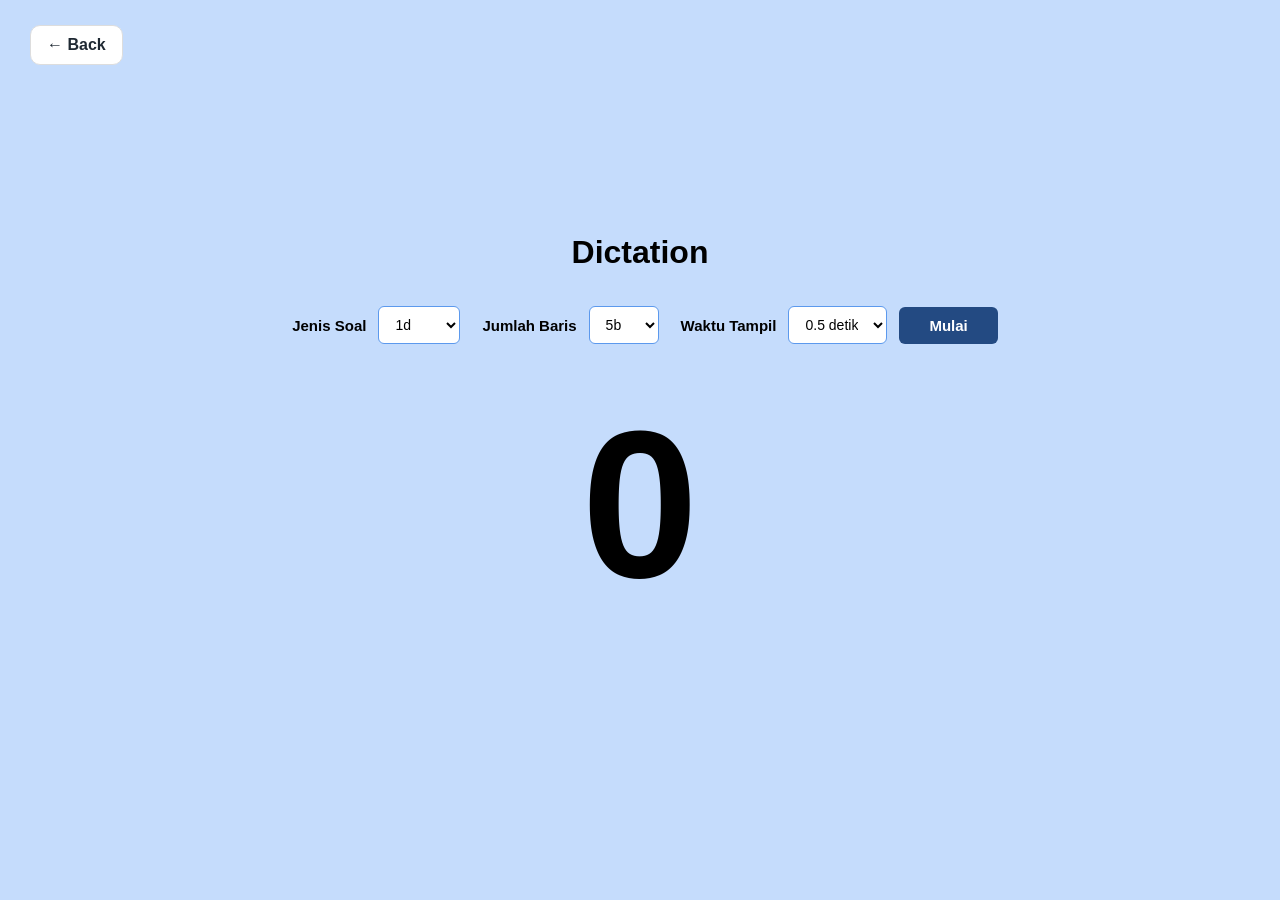
<file: project/dictation/dictation.html>
<!DOCTYPE html>
<html>
<head>
    <title>Dictation </title>
    <link rel="stylesheet" href="style_dictation.css">
    <meta name="viewport" content="width=device-width, initial-scale=1.0">
</head>

<body class="page">
    <a href="../../index.html" class="portfolio-back">
    ← Back </a>
    <div>
          <h1>Dictation</h1>
    
        <div class="pengaturan"> 
        <label>Jenis Soal</label>
        <select id="jenissoal">
            <option value="1d">1d</option>
            <option value="1d-2d">1d-2d</option>
            <option value="2d">2d</option>
            <option value="3d">3d</option>
        </select>

        <label>Jumlah Baris</label>
        <select id="jumlahbaris">
            <option value="5">5b</option>
            <option value="7">7b</option>
            <option value="10">10b</option>
            <option value="15">15b</option>
        </select>

        <label>Waktu Tampil</label>
        <select id="waktutampil">
            <option value="0.5">0.5 detik</option>
            <option value="1">1 detik</option>
            <option value="1.5">1.5 detik</option>
            <option value="2">2 detik</option>
            <option value="3">3 detik</option>
            <option value="5">5 detik</option>
        </select>
        <button id="mulai">Mulai</button>
        </div>
    <div id="angka">0</div>
    
    <div id="jawaban" style="display: none;">
        <label for="inputjawaban">Jawaban:</label>
        <input type="number" id="inputjawaban">
        <button id="cek">Cek Jawaban</button>
        <div id="hasil"></div>
    </div>
    
    </div>
    </div>
<script src="dictation.js"></script>
</body>
</html>
</file>
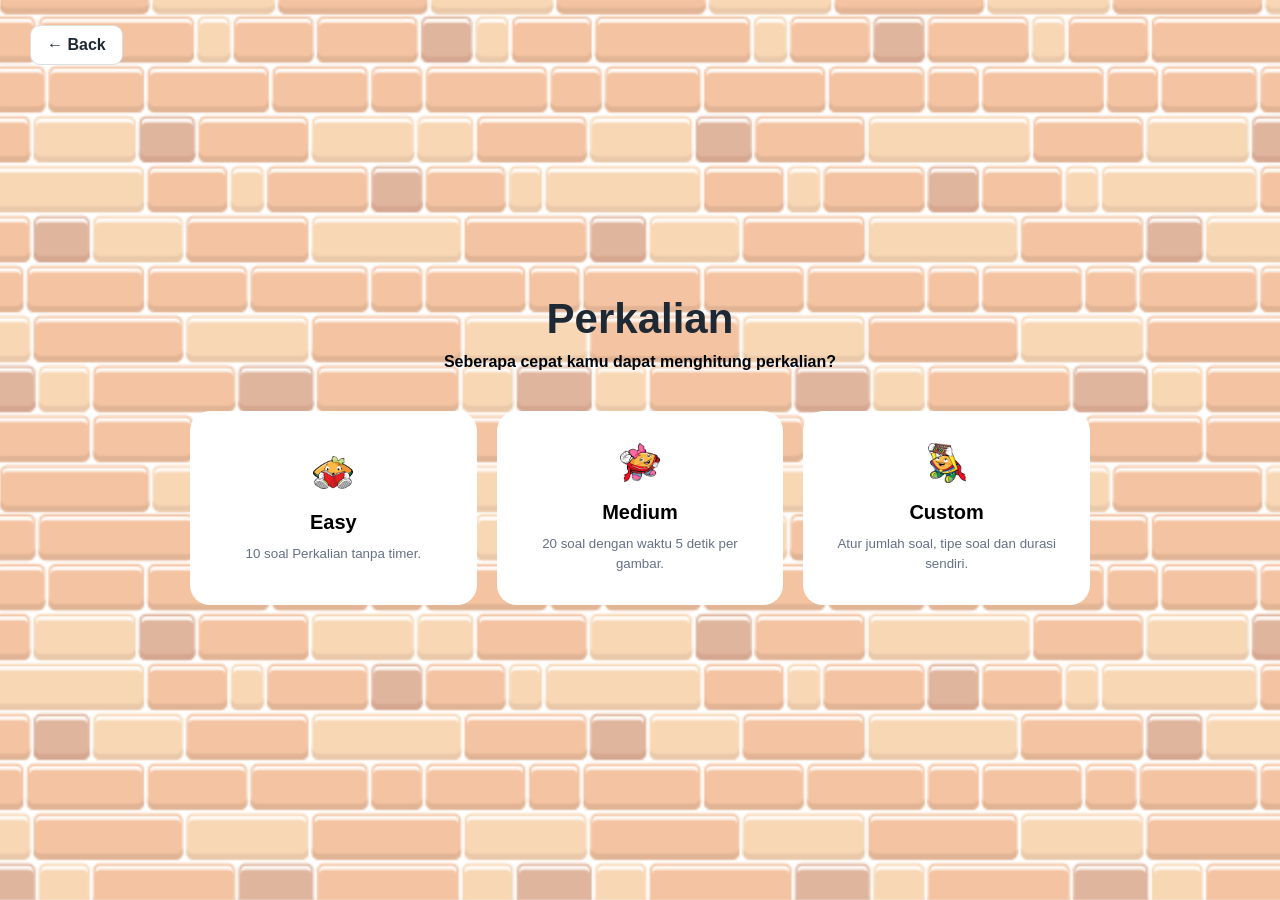
<file: project/game_perkalian/perkalian.html>
<!DOCTYPE html>
<html lang="id">

<head>
    <meta charset="UTF-8">
    <meta name="viewport" content="width=device-width, initial-scale=1.0">
    <title>Perkalian</title>
    <link rel="stylesheet" href="style_perkalian.css">
</head>

<body>
    <!-- KEMBALI KE PORTFOLIO -->
    <a href="#" class="portfolio-back" id="portfolioBack" onclick="goBack()">
    ← Back
</a>

    <!--HALAMAN UTAMA-->

    <div id="homePage" class="page">
        <div class="container">

            <h1>Perkalian</h1>

            <p class="subtitle">
                Seberapa cepat kamu dapat menghitung perkalian?
            </p>

            <div class="level-container">
                <!-- EASY -->
                <button
                    class="level-card"
                    onclick="selectLevel('easy')"
                >

                    <span class="level-icon">
                         <img src="img_perkalian/easy.png" alt="Easy">
                    </span>

                    <h2>
                        Easy
                    </h2>
                    <p>
                        10 soal Perkalian tanpa timer.
                    </p>
                </button>


                <!-- MEDIUM -->
                <button class="level-card" onclick="selectLevel('medium')">
                    <span class="level-icon">
                        <img src="img_perkalian/medium.png" alt="Medium">
                    </span>

                    <h2>
                        Medium
                    </h2>

                    <p>
                        20 soal dengan waktu
                        5 detik per gambar.
                    </p>
                </button>


                <!-- CUSTOM -->

                <button
                    class="level-card"
                    onclick="selectLevel('custom')"
                >

                    <span class="level-icon">
                        <img src="img_perkalian/custom.png" alt="Custom">
                    </span>
                    <h2>
                        Custom
                    </h2>
                    <p>
                        Atur jumlah soal, tipe soal dan
                        durasi sendiri.
                    </p>
                </button>
            </div>
        </div>
    </div>

    <!--HALAMAN SETTING-->
    <div id="settingPage" class="page hidden">
        <div class="container setting-container">
            <h1 id="settingTitle">
                Easy
            </h1>


            <!--SETTING EASY-->
            <div
                id="easySetting"
                class="setting-box hidden"
            >
                <label>
                    Jenis Soal
                </label>
                <select id="easyType">
                    <option value="x2">
                        Perkalian 2
                    </option>

                    <option value="x3">
                        Perkalian 3
                    </option>

                    <option value="x4">
                        Perkalian 4
                    </option>

                    <option value="x5">
                        Perkalian 5
                    </option>

                    <option value="x6">
                        Perkalian 6
                    </option>

                    <option value="x7">
                        Perkalian 7
                    </option>

                    <option value="x8">
                        Perkalian 8
                    </option>

                    <option value="x9">
                        Perkalian 9
                    </option>

                    <option value="mix">
                        Mix (1–9)
                    </option>
                </select>

                <p>
                    10 soal • Tanpa timer
                </p>
            </div>

            <!-- SETTING MEDIUM-->
            <div
                id="mediumSetting"
                class="setting-box hidden"
            >

                <label>
                    Jenis Soal
                </label>

                <select id="mediumType">

                    <option value="Satuan">
                        Perkalian Satuan (1–9)
                    </option>

                    <option value="2dx1d">
                        Perkalian 2d x 1d 
                    </option>

                    <option value="3dx1d">
                        Perkalian 3d x 1d 
                    </option>

                    <option value="2dx2d">
                        Perkalian 2d x 2d 
                    </option>
                </select>


                <p>
                    20 soal • 5 detik per gambar
                </p>
            </div>



            <!--SETTING CUSTOM-->
            <div
                id="customSetting"
                class="setting-box hidden"
            >

                <label>
                    Jenis Soal
                </label>

                <select id="customType">
                    <option value="x2">
                        Perkalian 2
                    </option>

                    <option value="x3">
                        Perkalian 3
                    </option>

                    <option value="x4">
                        Perkalian 4
                    </option>

                    <option value="x5">
                        Perkalian 5
                    </option>

                    <option value="x6">
                        Perkalian 6
                    </option>

                    <option value="x7">
                        Perkalian 7
                    </option>

                    <option value="x8">
                        Perkalian 8
                    </option>

                    <option value="x9">
                        Perkalian 9
                    </option>

                    <option value="mix">
                        Mix (1–9)
                    </option>

                    <option value="2dx1d">
                        Perkalian 2d x 1d 
                    </option>

                    <option value="3dx1d">
                        Perkalian 3d x 1d 
                    </option>

                    <option value="2dx2d">
                        Perkalian 2d x 2d 
                    </option>
                </select>

                <label>
                    Jumlah Soal
                </label>

                <select id="questionCount">
                    <option value="10">
                        10 soal
                    </option>

                    <option value="20">
                        20 soal
                    </option>

                    <option value="30">
                        30 soal
                    </option>

                    <option value="50">
                        50 soal
                    </option>

                    <option value="99">
                        99 soal
                    </option>
                </select>


                <label>
                    Durasi Gambar
                </label>

                <select id="customTime">
                    <option value="2">
                        2 detik
                    </option>

                    <option value="3">
                        3 detik
                    </option>

                    <option value="5" selected>
                        5 detik
                    </option>

                    <option value="10">
                        10 detik
                    </option>

                    <option value="15">
                        15 detik
                    </option>

                    <option value="30">
                        30 detik
                    </option>
                </select>
            </div>


            <button
                class="start-button"
                onclick="startGame()"
            >
                Mulai Game
            </button>
        </div>
    </div>

    <!--HALAMAN GAME-->

    <div id="gamePage" class="page hidden">
        <div class="container game-container">

            <!-- HEADER GAME -->
            <div class="game-header">

                <span id="questionNumber">
                    Soal 1 / 10
                </span>

                <span id="score">
                    ⭐ 0
                </span>

            </div>

            <!-- TIMER -->
            <div
                id="timerContainer"
                class="timer-container hidden"
            >
                <span id="timer">
                    5
                </span>
            </div>

            <!-- GAMBAR SEMPOA -->

            <div class="image-container">
            <div id="questionText"></div>
            </div>

            <!-- INPUT JAWABAN -->
            <div id="answerSection">
                <h2>
                    Berapa hasilnya?
                </h2>

                <input
                    type="number"
                    id="answerInput"
                    placeholder="Masukkan jawaban"
                    autocomplete="off">


                <button
                    class="answer-button"
                    onclick="checkAnswer()">
                    Jawab
                </button>
            </div>

            <!-- FEEDBACK -->
            <div
                id="feedback"
                class="feedback hidden"
            ></div>

            <!-- NEXT -->
            <button
                id="nextButton"
                class="next-button hidden"
                onclick="nextQuestion()"
            >
                Lanjut
            </button>

            <!-- FINISH -->
            <button
                id="finishButton"
                class="finish-button"
                onclick="finishGame()"
            >
                Selesai
            </button>
        </div>
    </div>



    <!-- HALAMAN HASIL-->
    <div id="resultPage" class="page hidden">
        <div class="container result-container">
            <h1>
                Permainan Selesai!🎉 
            </h1>

            <div class="result-score">

                <span id="finalScore">
                    0
                </span>

                <small>
                    Score
                </small>
            </div>

            <div class="result-detail">
                <div>
                    <strong id="correctCount">
                        0
                    </strong>

                    <span>
                        Benar
                    </span>
                </div>

                <div>
                    <strong id="wrongCount">
                        0
                    </strong>

                    <span>
                        Salah
                    </span>
                </div>

                <div>
                    <strong id="accuracy">
                        0%
                    </strong>

                    <span>
                        Akurasi
                    </span>
                </div>
            </div>


            <button
                class="start-button"
                onclick="restartGame()">
                Main Lagi
            </button>


            <button
                class="back-button result-back"
                onclick="goHome()">
                Kembali ke Menu
            </button>
        </div>
    </div>



    <!-- JAVASCRIPT -->
    <script src="perkalian.js"></script>
    
</body>
</html>
</file>
<file: project/dictation/style_dictation.css>
* {
    box-sizing: border-box;
}

body {
    margin: 0;
    font-family: Arial, sans-serif;
    background: #c5dcfc;
}

.portfolio-back {
    position: fixed;
    top: 25px;
    left: 30px;

    text-decoration: none;
    color: #1f2933;
    font-weight: 600;

    padding: 10px 16px;
    border-radius: 10px;

    background: white;
    border: 1px solid #ddd;

    transition: 0.2s;

    z-index: 10;
}

.portfolio-back:hover {
    transform: translateX(-3px);
}


.page {
    min-height: 100vh;
    display: flex;
    align-items: center;
    justify-content: center;
    padding: 30px 20px;
}

.page > div {
    width: 100%;
    max-width: 800px;
    text-align: center;
}

h1 {
    margin: 0 0 35px;
    font-size: 32px;
}

/* Pengaturan */
.pengaturan {
    display: flex;
    justify-content: center;
    align-items: center;
    gap: 12px;
    margin-bottom: 20px;
    flex-wrap: wrap;
}

.pengaturan label {
    font-size: 15px;
    font-weight: 600;
    margin-left: 10px;
}

select {
    padding: 9px 12px;
    font-size: 14px;
    border: 1px solid #5c99ed;
    border-radius: 6px;
    background: white;
    cursor: pointer;
}

/* Tombol Mulai */
#mulai {
    padding: 10px 30px;
    font-size: 15px;
    font-weight: bold;
    border: none;
    border-radius: 6px;
    cursor: pointer;
    background: #234a82;
    color: white;
}

#mulai:hover {
    opacity: 0.85;
}

/* Angka */
#angka {
    font-size: 210px;
    font-weight: bold;
    margin: 40px 0;
    min-height: 85px;
}

/* Jawaban */
#jawaban {
    margin-top: 25px;
}

#inputjawaban {
    width: 120px;
    padding: 10px;
    font-size: 18px;
    text-align: center;
    border: 1px solid #ccc;
    border-radius: 6px;
}

#cek {
    padding: 10px 20px;
    margin-left: 8px;
    font-size: 14px;
    border: none;
    border-radius: 6px;
    cursor: pointer;
    background: #234a82;
    color: white;
}

#cek:hover {
    opacity: 0.85;
}

#hasil {
    margin-top: 20px;
    font-size: 18px;
    font-weight: bold;
    min-height: 25px;
}

@media (max-width: 700px) {

    .page {
        min-height: 100vh;
        display: flex;
        flex-direction: column;
        align-items: center;
        justify-content: flex-start;
        padding: 20px 20px 30px;
        background: #c5dcfc;
    }

    .page > div {
        width: 100%;
    }

    h1 {
        font-size: 30px;
        margin-bottom: 30px;
    }

    .pengaturan {
        display: grid;
        grid-template-columns: 1fr 1fr;
        gap: 18px 12px;
        margin-bottom: 25px;
    }

    .pengaturan label {
        margin-left: 0;
        font-size: 14px;
    }

    select {
        width: 100%;
        padding: 10px;
        font-size: 14px;
    }

    #mulai {
        margin-top: 5px;
        padding: 12px 35px;
        font-size: 16px;
    }

    #angka {
        font-size: 150px;
        margin: 55px 0;
        min-height: 120px;
    }

    #jawaban {
        margin-top: 20px;
    }
}
</file>
<file: project/game_perkalian/style_perkalian.css>
* {
    margin: 0;
    padding: 0;
    box-sizing: border-box;
}

html {
    overscroll-behavior: none;
}


body {
    font-family: Arial, sans-serif;
    background-image: url("img_perkalian/bg_perkalian.png");
    background-size: cover;
    background-position: center center;
    background-repeat: no-repeat;
    background-attachment: fixed;
    color: #1f2933;
    min-height: 100vh;
    
}

button,
input,
select {
    font-family: inherit;
}


/*BACK TO PORTFOLIO */

.portfolio-back {
    position: fixed;
    top: 25px;
    left: 30px;

    text-decoration: none;
    color: #1f2933;
    font-weight: 600;

    padding: 10px 16px;
    border-radius: 10px;

    background: white;
    border: 1px solid #ddd;

    transition: 0.2s;

    z-index: 10;
}

.portfolio-back:hover {
    transform: translateX(-3px);
}


/* GENERAL */

.page {
    min-height: 100vh;
    display: flex;
    align-items: center;
    justify-content: center;
    padding: 30px 20px;
}

.hidden {
    display: none !important;
}

.container {
    width: 100%;
    max-width: 900px;
    text-align: center;
}

h1 {
    font-size: 42px;
    margin-bottom: 10px;
}

.subtitle {
    color: #01040a;
    margin-bottom: 40px;
    font-weight: bold;
}


/* LEVEL */

.level-container {
    display: grid;
    grid-template-columns:
        repeat(3, 1fr);
    gap: 20px;
}

.level-card {
    background: white;
    border: 2px solid transparent;
    border-radius: 20px;
    padding: 30px 20px;
    cursor: pointer;
    transition: 0.2s;
}

.level-card:hover {
    transform: translateY(-5px);
    border-color: #333;
}

.level-icon {
    display: block;
    margin-bottom: 15px;
}

.level-icon img {
    width: 40px;
    height: 40px;
    object-fit: contain;
}

.level-card h2 {
    margin: 15px 0 10px;
}

.level-card p {
    color: #667085;
    line-height: 1.5;
}


/*SETTING*/

.setting-container {
    max-width: 500px;
}

.back-button {
    border: none;
    background: transparent;
    cursor: pointer;
    font-size: 16px;
    margin-bottom: 30px;
}

.setting-box {
    background: white;
    border-radius: 20px;
    padding: 30px;
    margin: 30px 0;
}

.setting-box label {
    display: block;
    text-align: left;
    font-weight: bold;
    margin-bottom: 10px;
}

.setting-box select {
    width: 100%;
    padding: 14px;
    border-radius: 10px;
    border: 1px solid #ccc;
    margin-bottom: 20px;
    font-size: 16px;
}

.setting-box p {
    color: #667085;
    font-size: 14px;
    margin-top: 5px;
}


/* BUTTON*/

.start-button {
    width: 100%;
    padding: 16px;
    border: none;
    border-radius: 12px;
    background: #1f7a4d;
    color: white;
    font-size: 18px;
    font-weight: bold;
    cursor: pointer;
}

.start-button:hover {
    opacity: 0.9;
}


/* GAME */

.game-container {
    max-width: 700px;
}

.game-header {
    display: flex;
    justify-content: space-between;
    font-weight: bold;
    align-items: center;
    width: 100%;
    margin-bottom: 20px;
}

.timer-container {
    font-size: 28px;
    font-weight: bold;
    margin-bottom: 15px;
}

.image-container {
    width: min(60vw, 400px);
    height: min(60vw, 300px);
    max-width: 400px;
    max-height: 200px;
    margin: 0 auto 25px;
    background: white;
    border-radius: 20px;
    display: flex;
    align-items: center;
    justify-content: center;
    overflow: hidden;
}

#questionText {
    font-size: 50px;
    font-weight: bold;
    color: #1f2933;
}

#answerSection h2 {
    margin-bottom: 15px;
}

#answerInput {
    width: 100%;
    max-width: 350px;
    padding: 15px;
    border: 1px solid #ccc;
    border-radius: 10px;
    font-size: 18px;
    text-align: center;
}

.answer-button,
.next-button {
    display: block;
    margin: 15px auto;
    padding: 14px 30px;
    border: none;
    border-radius: 10px;
    background: #1f7a4d;
    color: white;
    font-size: 16px;
    font-weight: bold;
    cursor: pointer;
}

.answer-button:hover,
.next-button:hover {
    opacity: 0.9;
}

.feedback {
    margin: 20px 0;
    font-size: 24px;
    font-weight: bold;
}

.finish-button {
    display: block;
    margin: 10px auto;
    padding: 10px 25px;
    border: 1px solid #ccc;
    border-radius: 10px;
    background: white;
    color: #555;
    font-size: 15px;
    cursor: pointer;
}

.finish-button:hover {
    background: #f1f1f1;
}


/* RESULT*/

.result-container {
    max-width: 500px;
}

.result-score {
    margin: 30px 0;
}

.result-score span {
    display: block;

    font-size: 70px;

    font-weight: bold;
}

.result-score small {
    color: #667085;
}

.result-detail {
    display: grid;

    grid-template-columns:
        repeat(3, 1fr);

    gap: 15px;

    margin-bottom: 30px;
}

.result-detail div {
    background: white;

    border-radius: 15px;

    padding: 20px 10px;
}

.result-detail strong {
    display: block;

    font-size: 25px;
}

.result-detail span {
    color: #667085;
}

.result-back {
    margin-top: 20px;
}


/*MOBILE*/

@media (max-width: 768px) {

    h1 {
        font-size: 32px;
    }

    .level-container {
        grid-template-columns: 1fr;
    }

    .level-card {
        padding: 25px;
    }

    .image-container {
        width: 300px;
        height: 150px;
        max-width: 90vw;
        margin: 0 auto 25px;
        background: white;
        border-radius: 20px;
        display: flex;
        align-items: center;
        justify-content: center;
        overflow: hidden;
    }

    .result-detail {
        gap: 8px;
    }

    .portfolio-back {
        top: 5px;
        left: 15px;
        padding: 6px 10px;
        font-size: 14px;
    }

    .back-button {
        margin-bottom: 55px;
    }

    .game-header {
        padding: 0 10px;
        margin-top: 15px;
    }
}
</file>
